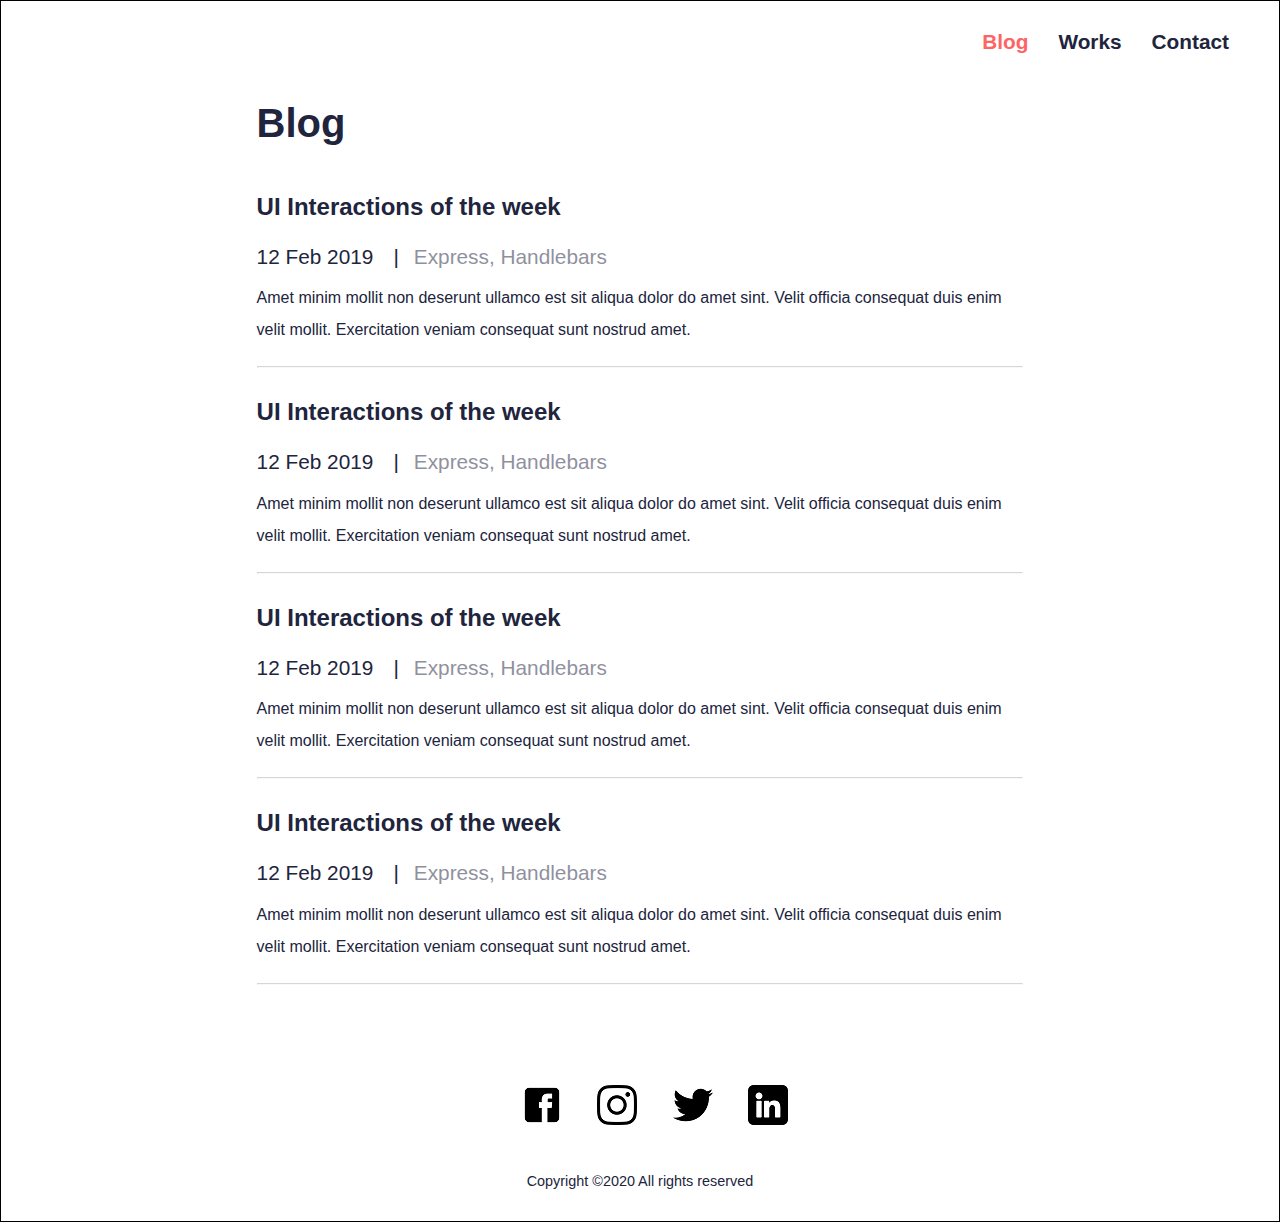
<file: Blog.html>
<!DOCTYPE html>
<html>
<head>
	<meta charset="utf-8">
	<title>Blog--John</title>
	<link rel="stylesheet" type="text/css" href="style/style.css">
	<link rel="stylesheet" type="text/css" href="style/Blog.css">
</head>
<body>
	<header>
		<nav>
			<a href="Blog.html" class="lien-blog">Blog</a>
			<a href="Works.html">Works</a>
			<a href="Contact.html">Contact</a>
		</nav>
	</header>
	<main>
		<section class="Blog">
			<h1>Blog</h1>
			<div>
				<h2>UI Interactions of the week</h2>
				<p><span>12 Feb 2019</span><span class="bar">|</span><span class="Express">Express, Handlebars</span></p>
				<p>Amet minim mollit non deserunt ullamco est sit aliqua dolor do amet sint. Velit officia 
				   consequat duis enim velit mollit. Exercitation veniam consequat sunt nostrud amet.
				</p><hr>
			</div>
			<div>
				<h2>UI Interactions of the week</h2>
				<p><span>12 Feb 2019</span><span class="bar">|</span><span class="Express">Express, Handlebars</span></p>
				<p>Amet minim mollit non deserunt ullamco est sit aliqua dolor do amet sint. Velit officia 
				   consequat duis enim velit mollit. Exercitation veniam consequat sunt nostrud amet.
				</p><hr>
			</div>
			<div>
				<h2>UI Interactions of the week</h2>
				<p><span>12 Feb 2019</span><span class="bar">|</span><span class="Express">Express, Handlebars</span></p>
				<p>Amet minim mollit non deserunt ullamco est sit aliqua dolor do amet sint. Velit officia 
				   consequat duis enim velit mollit. Exercitation veniam consequat sunt nostrud amet.
				</p><hr>
			</div>
			<div>
				<h2>UI Interactions of the week</h2>
				<p><span>12 Feb 2019</span><span class="bar">|</span><span class="Express">Express, Handlebars</span></p>
				<p>Amet minim mollit non deserunt ullamco est sit aliqua dolor do amet sint. Velit officia 
				   consequat duis enim velit mollit. Exercitation veniam consequat sunt nostrud amet.
				</p><hr>
			</div>
		</section>
	</main>
	<footer>
			<p>Copyright ©2020 All rights reserved</p>
		<div>
			<a href="https://facebook.com/" target="_blank">
				<img src="image/facebook.png" alt="compte facebook">
			</a>
			<a href="https://instagram.com/" target="_blank">
				<img src="image/instagram.png" alt="compte instagram">
			</a>
			<a href="https://twitter.com/" target="_blank">
				<img src="image/twitter.png" alt="compte twitter">
			</a>
			<a href="https://linkedin.com/" target="_blank">
				<img src="image/linkedin.png" alt="compte linkedin">
			</a>
		</div>
	</footer>
</body>
</html>
</file>
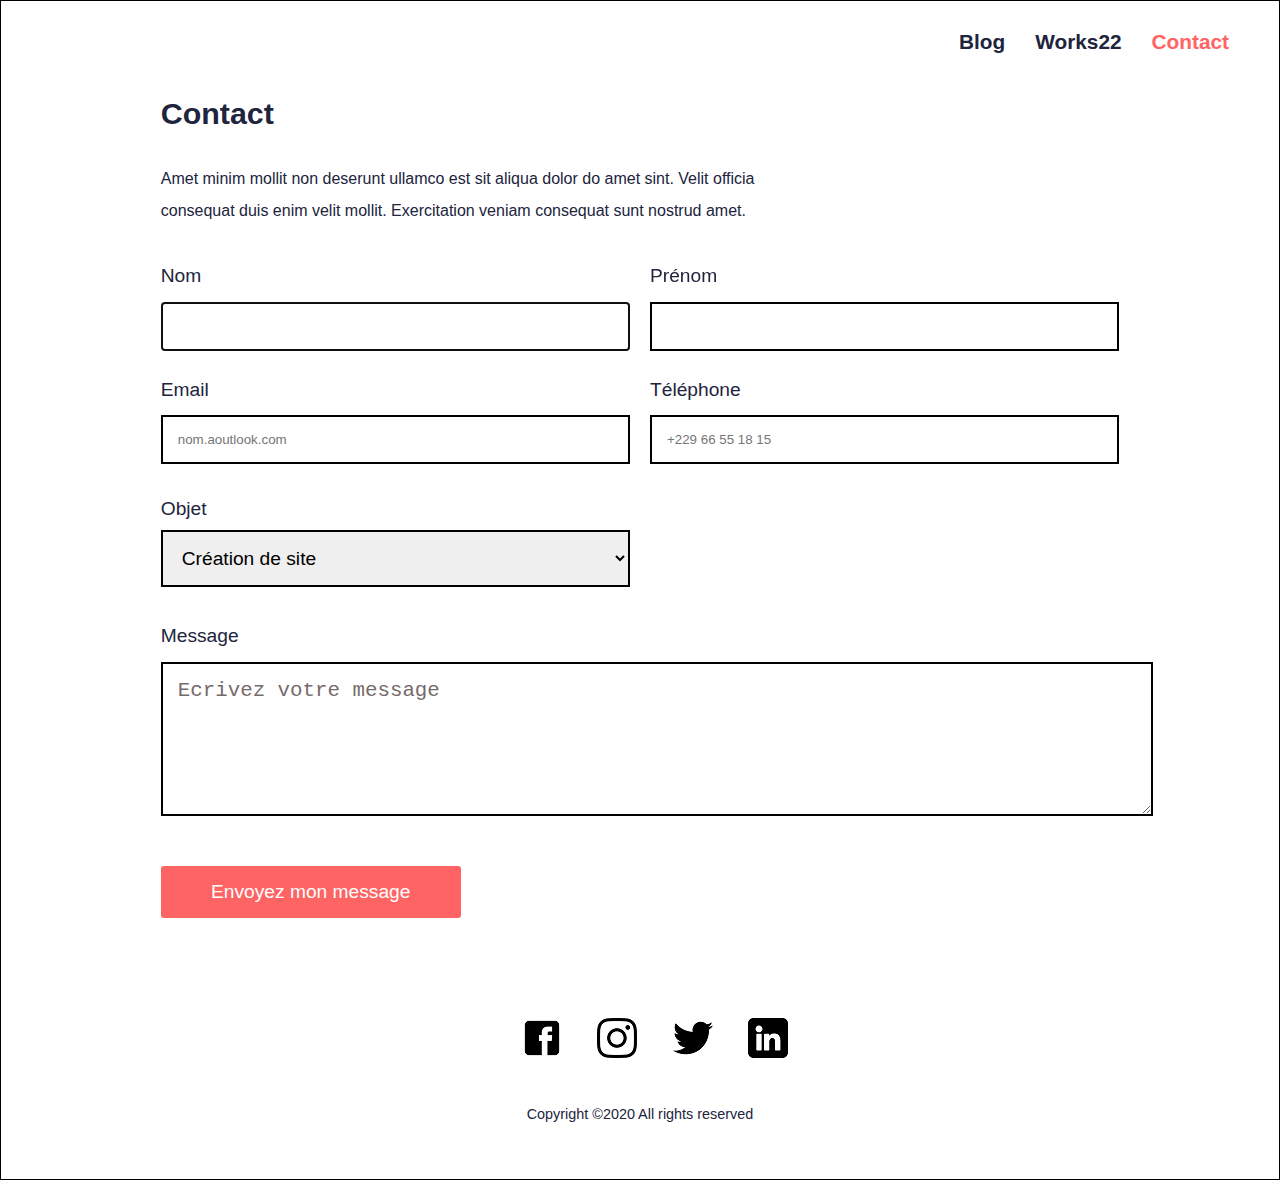
<file: Contact.html>
<!DOCTYPE html>
<html>
<head>
	<meta charset="utf-8">
	<title>Contact--John</title>
	<link rel="stylesheet" type="text/css" href="style/style.css">
	<link rel="stylesheet" type="text/css" href="style/Contact.css">
</head>
<body>
	<header>
		<nav>
			<a href="Blog.html">Blog</a>
			<a href="Works.html">Works22</a>
			<a href="Contact.html" class="lien-Contact">Contact</a>
		</nav>
	</header>
	<main>
		<section>
			<h1>Contact</h1>
			<p>Amet minim mollit non deserunt ullamco est sit aliqua dolor do amet sint. Velit officia<br> 
			   consequat duis enim velit mollit. Exercitation veniam consequat sunt nostrud amet.
			</p>
			<form method="get" action="#">
				<div class="form-row">

					<div class="form-column">
						<label for="nom">Nom</label>
						<input type="text" name="nom" id="nom" required autofocus>
					</div>

					<div class="form-column">
						<label for="prenom">Prénom</label>
						<input type="text" name="prenom" id="prenom" required>
					</div>
				</div>

				<div class="form-row">

					<div class="form-column">
						<label for="email">Email</label>
						<input type="email" name="email" id="email" required placeholder="nom.aoutlook.com">
					</div>

					<div class="form-column">
						<label for="telephone">Téléphone</label>
						<input type="tel" name="telephone" id="telephone" required placeholder="+229 66 55 18 15">
					</div>
				</div>

				<div class="Sujet">
					<caption for= Sujet><span>Objet<span></span></caption><br>
					<select name="Sujet" id="Sujet">
						<option value="Création de site">Création de site</option>
						<option value="Création d'applis">Création d'applis</option>
						<option value="Dévéloppement d'IA">Dévéloppement d'IA</option>
						<option value="Audit">Audit</option>
					</select>
				</div>

				<label for="Message">Message</label>
				<textarea name="Message" id="name">Ecrivez votre message</textarea>

				<input type="submit" value="Envoyez mon message" class="cta">
			</form>
		</section>
	</main>
	<footer>
			<p>Copyright ©2020 All rights reserved</p>
		<div>
			<a href="https://facebook.com/" target="_blank">
				<img src="image/facebook.png" alt="compte facebook">
			</a>
			<a href="https://instagram.com/" target="_blank">
				<img src="image/instagram.png" alt="compte instagram">
			</a>
			<a href="https://twitter.com/" target="_blank">
				<img src="image/twitter.png" alt="compte twitter">
			</a>
			<a href="https://linkedin.com/" target="_blank">
				<img src="image/linkedin.png" alt="compte linkedin">
			</a>
		</div>
	</footer>
</body>
</html>
</file>
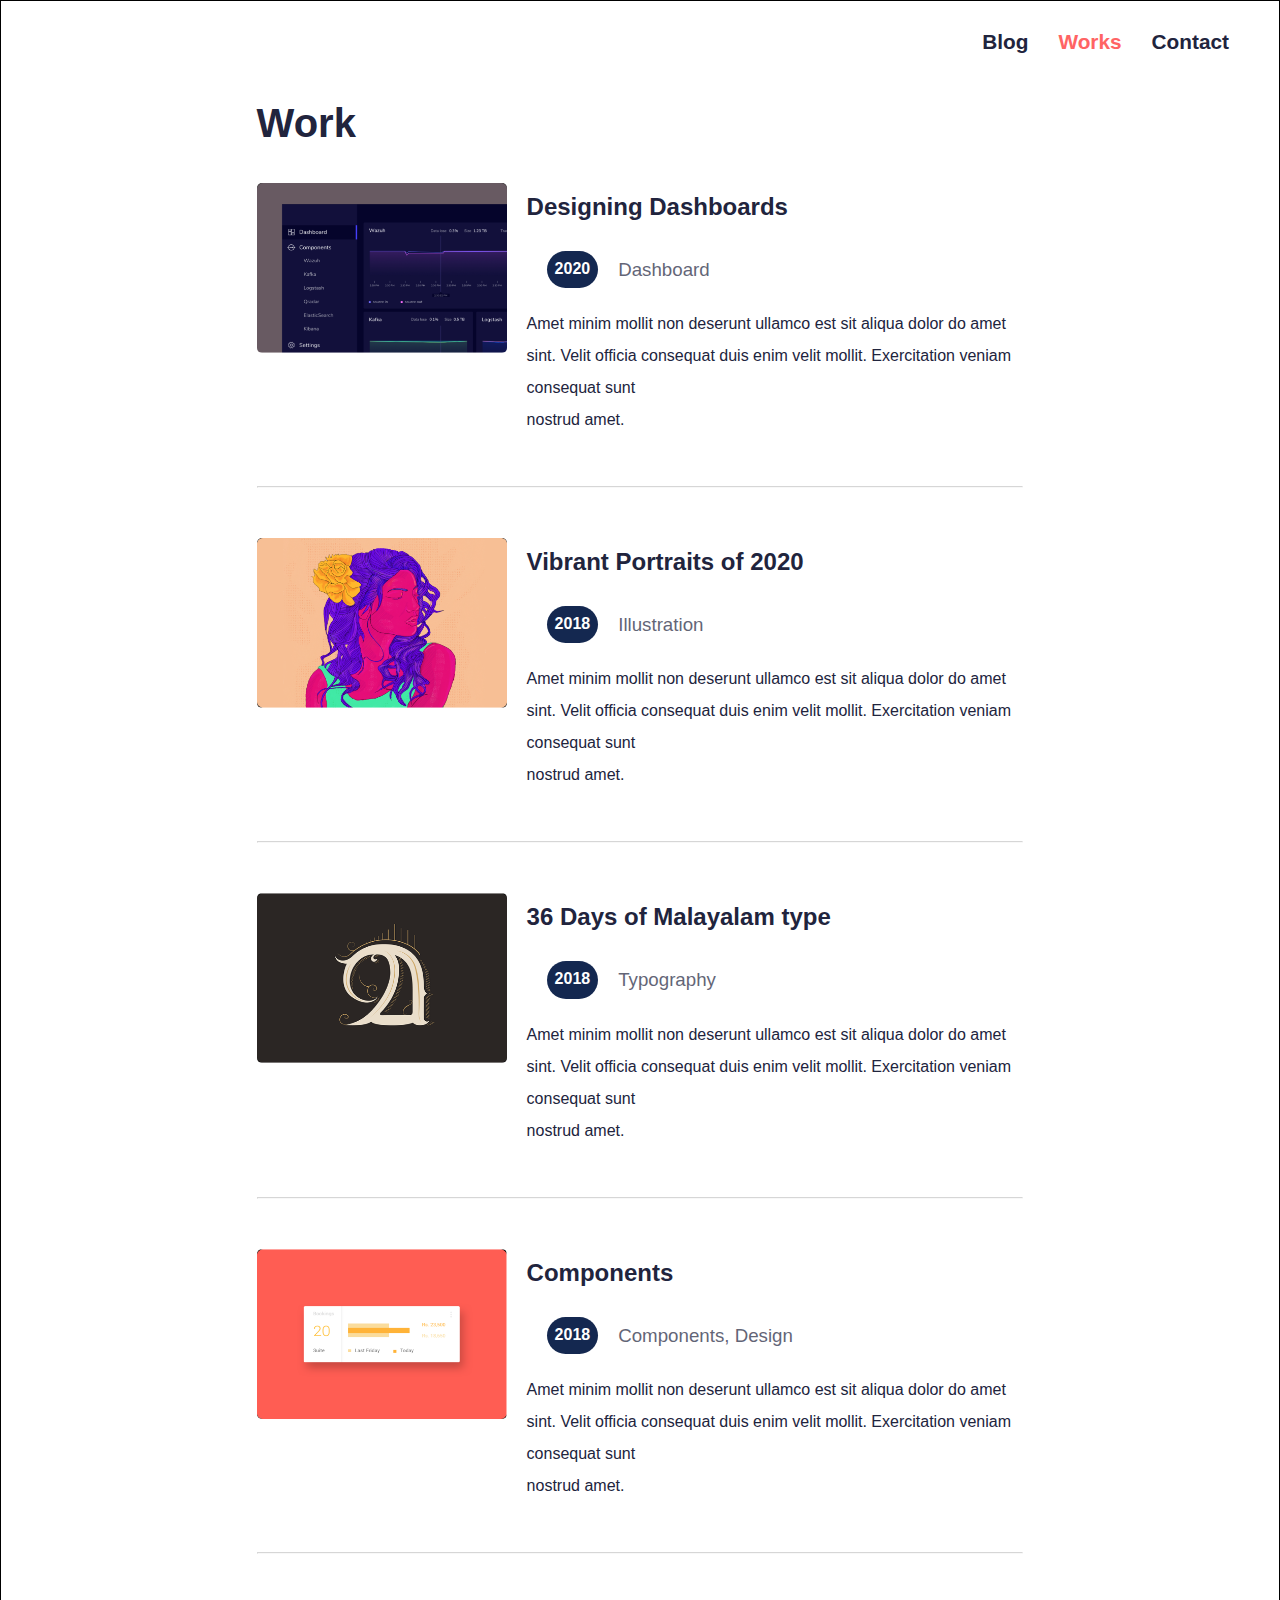
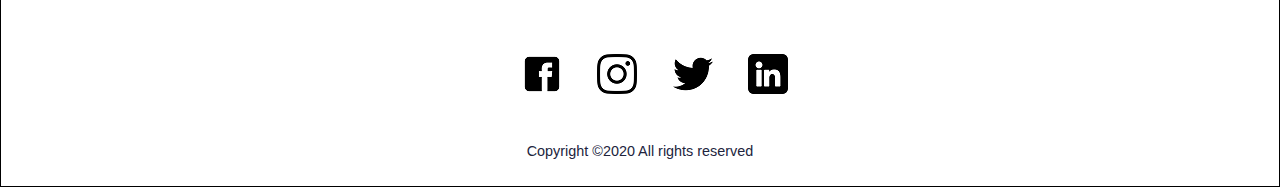
<file: Works.html>
<!DOCTYPE html>
<html>
<head>
	<meta charset="utf-8">
	<title>Works--John</title>
	<link rel="stylesheet" type="text/css" href="style/style.css">
	<link rel="stylesheet" type="text/css" href="style/Works.css">
</head>
<body>
	<header>
		<nav>
			<a href="Blog.html">Blog</a>
			<a href="Works.html" class="lien-Works">Works</a>
			<a href="Contact.html">Contact</a>
		</nav>
	</header>
	<main>
		<section>
			<h1>Work</h1>
			<div class="work-description">
				<a href="Works2.html" class="lien-image-work">
					<img src="image/work1.png" alt="première tâche">
				</a>
				<div class="description">
					<h2><a href="Works2.html">Designing Dashboards</a></h2>
					<div class="annee">
						<p>2020</p> 
						<h3>Dashboard</h3>
					</div>
					<p>
						Amet minim mollit non deserunt ullamco est sit aliqua dolor do amet sint. Velit 
						officia consequat duis enim velit mollit. Exercitation veniam consequat sunt<br> 
						nostrud amet.
					</p>
				</div>
			</div><hr>

			<div class="work-description">
				<a href="Works2.html" class="lien-image-work">
					<img src="image/work2.png" alt="deuxième tâche">
				</a>
				<div class="description">
					<h2><a href="Works2.html">Vibrant Portraits of 2020</a></h2>
					<div class="annee">
						<p>2018</p> 
						<h3>Illustration</h3>
					</div>
					<p>
						Amet minim mollit non deserunt ullamco est sit aliqua dolor do amet sint. Velit 
						officia consequat duis enim velit mollit. Exercitation veniam consequat sunt<br>
						nostrud amet.
					</p>
				</div>
			</div><hr>

			<div class="work-description">
				<a href="Works2.html" class="lien-image-work">
					<img src="image/work3.png" alt="troisième tâche">
				</a>
				<div class="description">
					<h2><a href="Works2.html">36 Days of Malayalam type</a></h2>
					<div class="annee">
						<p>2018</p> 
						<h3>Typography</h3>
					</div>
					<p>
						Amet minim mollit non deserunt ullamco est sit aliqua dolor do amet sint. Velit 
						officia consequat duis enim velit mollit. Exercitation veniam consequat sunt<br> 
						nostrud amet.
					</p>
				</div>
			</div><hr>

			<div class="work-description">
				<a href="Works2.html" class="lien-image-work">
					<img src="image/work4.png" alt="quatrième tâche">
				</a>
				<div class="description">
					<h2><a href="Works2.html">Components</a></h2>
					<div class="annee">
						<p>2018</p> 
						<h3>Components, Design</h3>
					</div>
					<p>
						Amet minim mollit non deserunt ullamco est sit aliqua dolor do amet sint. Velit 
						officia consequat duis enim velit mollit. Exercitation veniam consequat sunt<br> 
						nostrud amet.
					</p>
				</div>
			</div><hr>
		</section>
	</main>
	<footer>
		<p>Copyright ©2020 All rights reserved</p>
		<div>
			<a href="https://facebook.com/" target="_blank">
				<img src="image/facebook.png" alt="compte facebook">
			</a>
			<a href="https://instagram.com/" target="_blank">
				<img src="image/instagram.png" alt="compte instagram">
			</a>
			<a href="https://twitter.com/" target="_blank">
				<img src="image/twitter.png" alt="compte twitter">
			</a>
			<a href="https://linkedin.com/" target="_blank">
				<img src="image/linkedin.png" alt="compte linkedin">
			</a>
		</div>
	</footer>
</body>
</html>
</file>
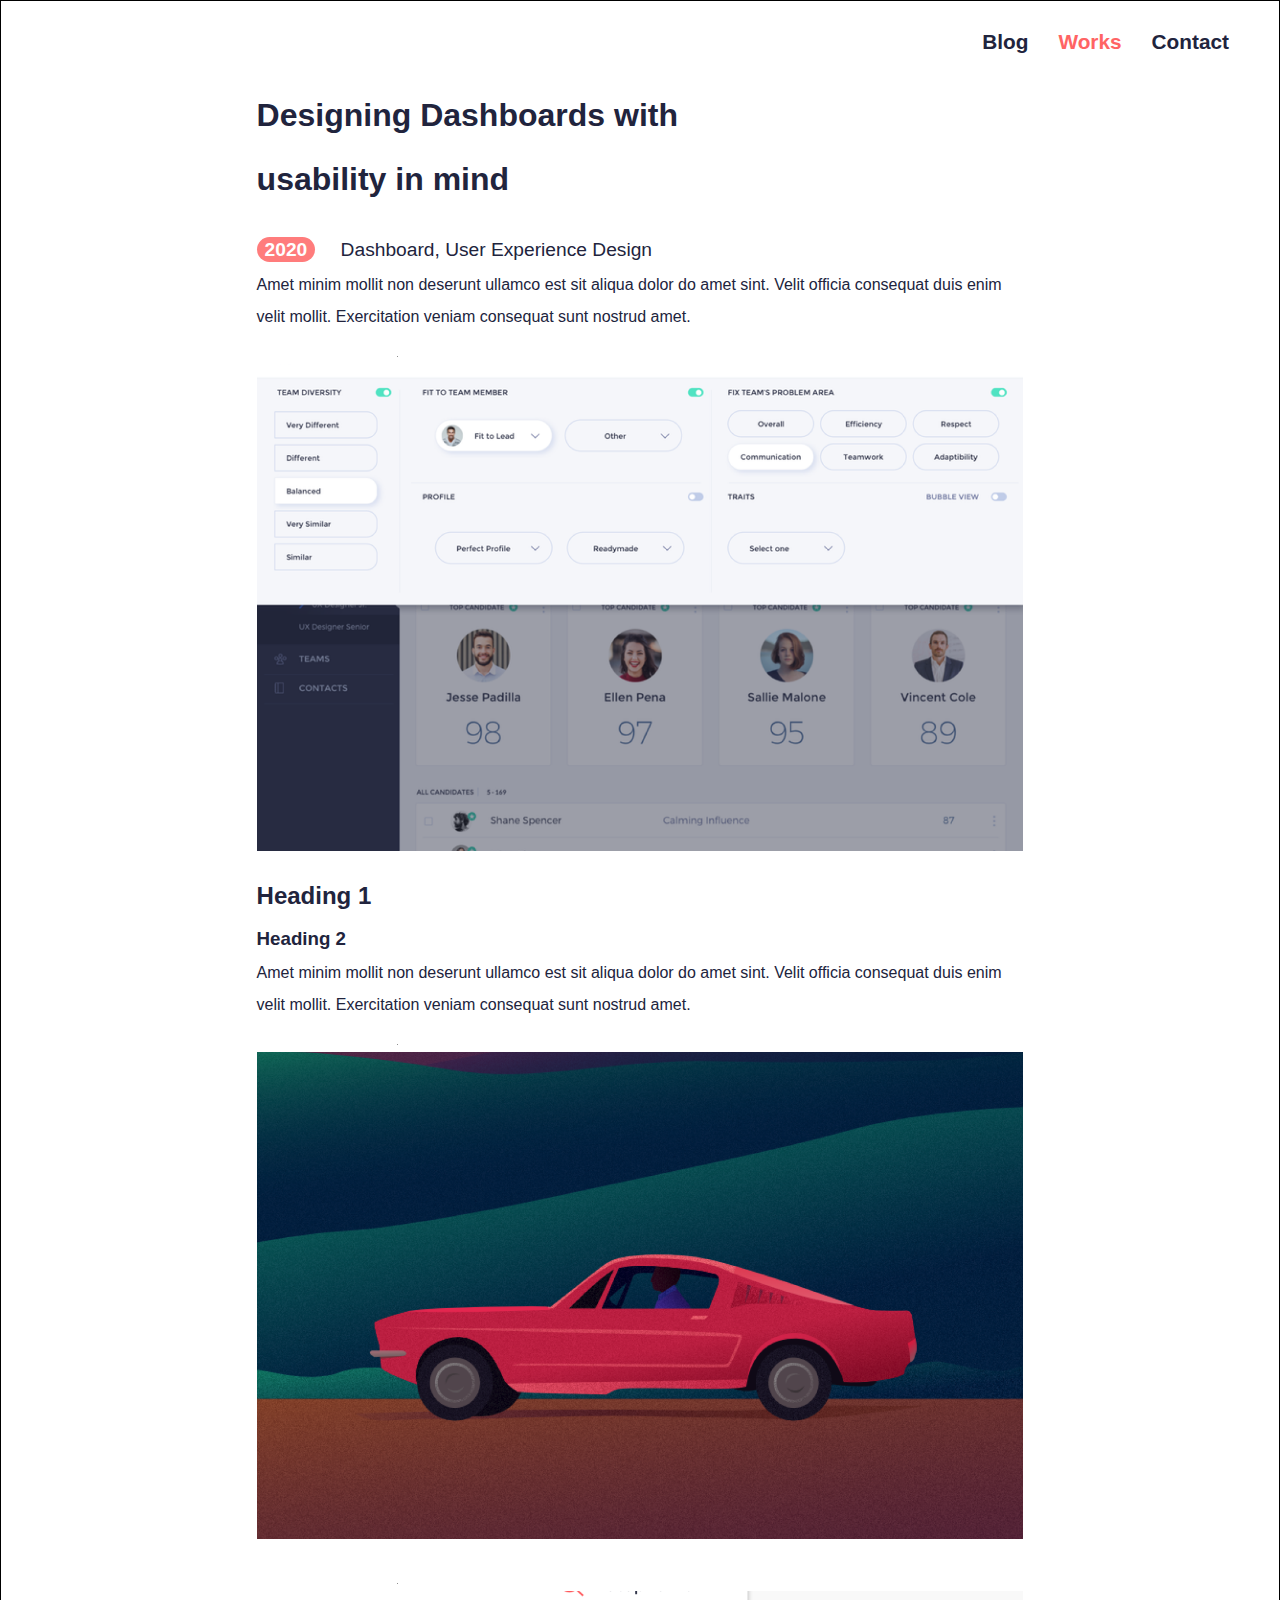
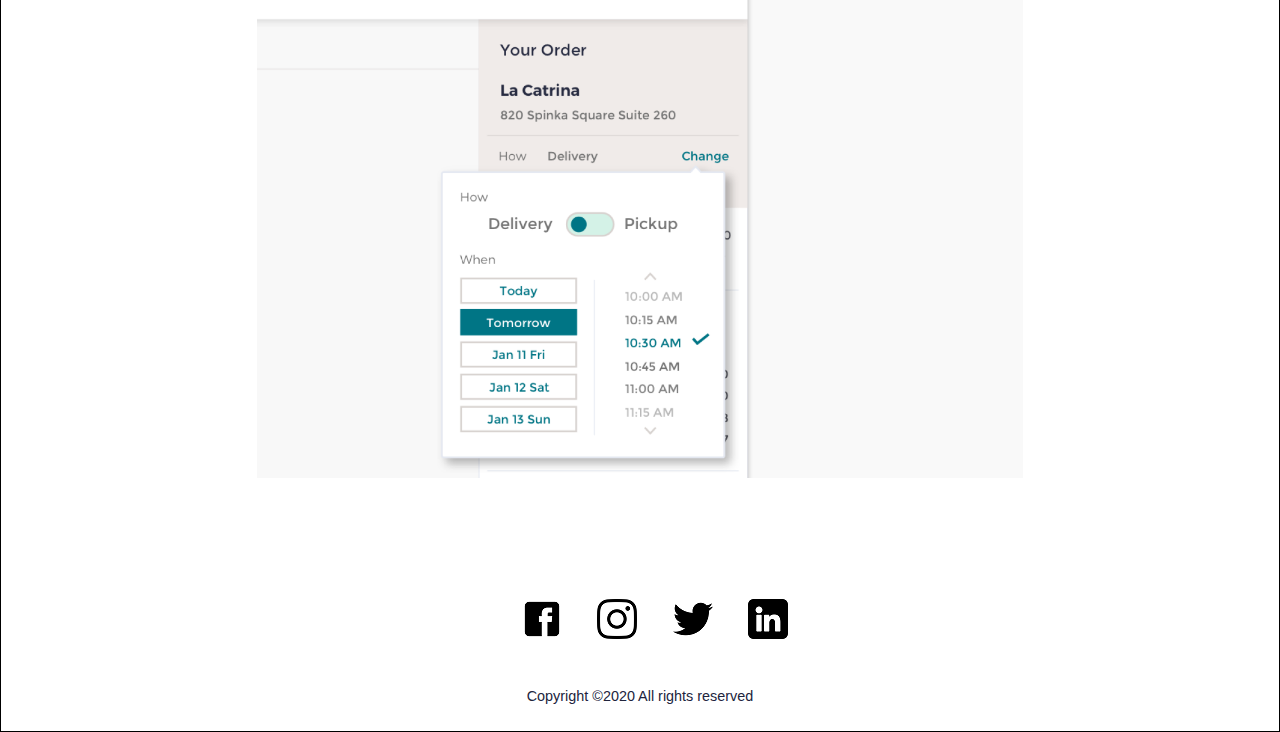
<file: Works2.html>
<!DOCTYPE html>
<html>
<head>
	<meta charset="utf-8">
	<title>Works2--John</title>
	<link rel="stylesheet" type="text/css" href="style/style.css">
	<link rel="stylesheet" type="text/css" href="style/Works2.css">
</head>
<body>
	<header>
		<nav>
			<a href="Blog.html">Blog</a>
			<a href="Works.html" class="lien-Works2">Works</a>
			<a href="Contact.html">Contact</a>
		</nav>
	</header>
	<main>
		<section>
			<h1>Designing Dashboards with<br>
				usability in mind</h1>
			<p class="premier-paragraphe"><span class="annee-tache">2020</span> Dashboard, User Experience Design</p>
			<p>
				Amet minim mollit non deserunt ullamco est sit aliqua dolor do amet sint. Velit officia 
				consequat duis enim velit mollit. Exercitation veniam consequat sunt nostrud amet.
			</p>
			<img src="image/work_detail_1.png" alt="exemple de site" class="exemple">
		</section>
		<section>
			<h2>Heading 1</h2>
			<h3>Heading 2</h3>
			<p>
				Amet minim mollit non deserunt ullamco est sit aliqua dolor do amet sint. Velit officia 
				consequat duis enim velit mollit. Exercitation veniam consequat sunt nostrud amet.
			</p>
			<img src="image/work_detail_2.png" alt="exemple de site" class="exemple">
		</section>
		<section>
			<img src="image/work_detail_3.png" alt="exemple de site" class="exemple">
		</section>
	</main>
	<footer>
		<p>Copyright ©2020 All rights reserved</p>
		<div>
			<a href="https://facebook.com/" target="_blank">
				<img src="image/facebook.png" alt="compte facebook">
			</a>
			<a href="https://instagram.com/" target="_blank">
				<img src="image/instagram.png" alt="compte instagram">
			</a>
			<a href="https://twitter.com/" target="_blank">
				<img src="image/twitter.png" alt="compte twitter">
			</a>
			<a href="https://linkedin.com/" target="_blank">
				<img src="image/linkedin.png" alt="compte linkedin">
			</a>
		</div>
	</footer>
</body>
</html>
</file>
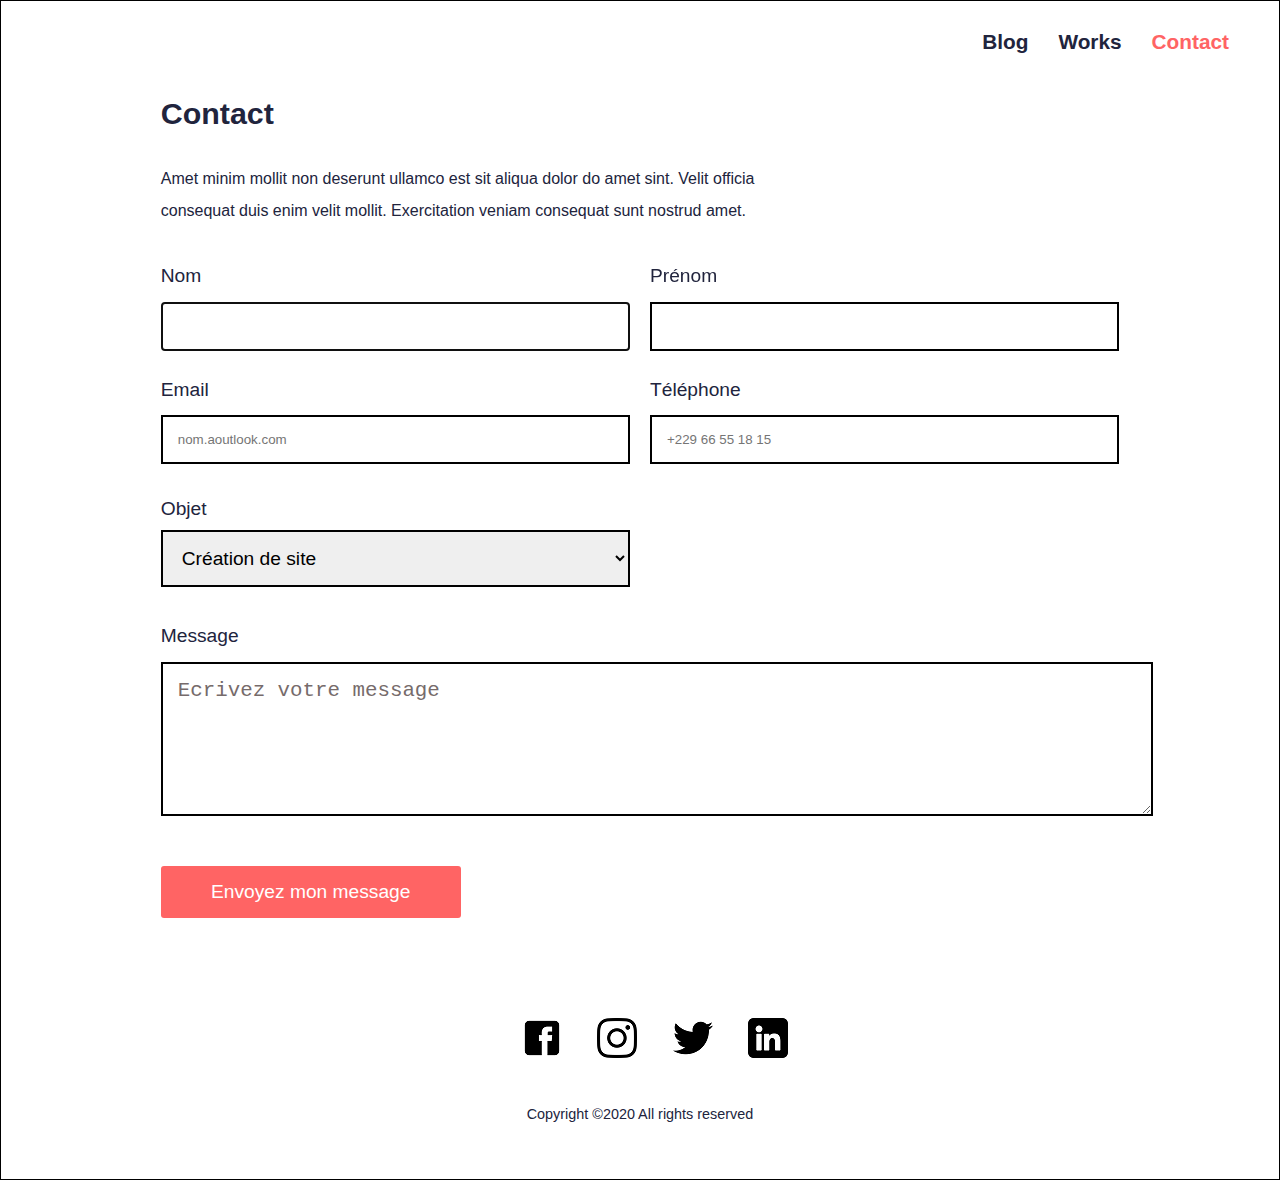
<file: exercice/Contact.html>
<!DOCTYPE html>
<html>
<head>
	<meta charset="utf-8">
	<title>Contact--John</title>
	<link rel="stylesheet" type="text/css" href="style/style.css">
	<link rel="stylesheet" type="text/css" href="style/Contact.css">
</head>
<body>
	<header>
		<nav>
			<a href="Blog.html">Blog</a>
			<a href="Works.html">Works</a>
			<a href="Contact.html" class="lien-Contact">Contact</a>
		</nav>
	</header>
	<main>
		<section>
			<h1>Contact</h1>
			<p>Amet minim mollit non deserunt ullamco est sit aliqua dolor do amet sint. Velit officia<br> 
			   consequat duis enim velit mollit. Exercitation veniam consequat sunt nostrud amet.
			</p>
			<form method="get" action="#">
				<div class="form-row">

					<div class="form-column">
						<label for="nom">Nom</label>
						<input type="text" name="nom" id="nom" required autofocus>
					</div>

					<div class="form-column">
						<label for="prenom">Prénom</label>
						<input type="text" name="prenom" id="prenom" required>
					</div>
				</div>

				<div class="form-row">

					<div class="form-column">
						<label for="email">Email</label>
						<input type="email" name="email" id="email" required placeholder="nom.aoutlook.com">
					</div>

					<div class="form-column">
						<label for="telephone">Téléphone</label>
						<input type="tel" name="telephone" id="telephone" required placeholder="+229 66 55 18 15">
					</div>
				</div>

				<div class="Sujet">
					<caption for= Sujet><span>Objet<span></span></caption><br>
					<select name="Sujet" id="Sujet">
						<option value="Création de site">Création de site</option>
						<option value="Création d'applis">Création d'applis</option>
						<option value="Dévéloppement d'IA">Dévéloppement d'IA</option>
						<option value="Audit">Audit</option>
					</select>
				</div>

				<label for="Message">Message</label>
				<textarea name="Message" id="name">Ecrivez votre message</textarea>

				<input type="submit" value="Envoyez mon message" class="cta">
			</form>
		</section>
	</main>
	<footer>
			<p>Copyright ©2020 All rights reserved</p>
		<div>
			<a href="https://facebook.com/" target="_blank">
				<img src="image/facebook.png" alt="compte facebook">
			</a>
			<a href="https://instagram.com/" target="_blank">
				<img src="image/instagram.png" alt="compte instagram">
			</a>
			<a href="https://twitter.com/" target="_blank">
				<img src="image/twitter.png" alt="compte twitter">
			</a>
			<a href="https://linkedin.com/" target="_blank">
				<img src="image/linkedin.png" alt="compte linkedin">
			</a>
		</div>
	</footer>
</body>
</html>
</file>
<file: style/style.css>
* {
	margin: 0px;
}

body {
	font-family: sans-serif;
	font-size: 1em;
	color: rgb(33, 36, 61);
	border: 1px solid black;
	line-height: 2;
}

h1 {
	font-size: 2.5em;
	margin-bottom: 20px;
}

a {
	text-decoration: none;
	font-weight: bold;
	font-size: 1.3em;
	margin-left: 30px;
	color: rgb(33, 36, 61);
}

header,
footer {
	padding: 20px 50px;
}

nav {
	display: flex;
	flex-direction: row;
	justify-content: flex-end;
	align-items: center;
}

footer {
	display: flex;
	flex-direction: column-reverse;
	justify-content: center;
	align-items: center;
	font-size: 0.9em;
	margin-top: 80px;
}

section {
	width: 75%;
	margin: 0px auto;
}

footer div {
	margin-bottom: 30px;
}

nav a:hover {
	color : rgb(255, 100, 100);
}

footer a:hover {
	opacity: 0.7;
}

.work-description {
	display: flex;
	flex-direction: row;
	align-items: flex-start;
	margin-top: 20px;
	margin-bottom: 15px;
}

.work-description img {
	width: 250px;
	height: 170px;
	border: 1px solid black;
	border-radius: 5px;
	margin-right: 20px;
	border: none;
	transition: all 1s ease-out;
}

.work-description img:hover {
	width: 300px;
	height: 200px;
	box-shadow: -5px 6px 3px rgb(0, 0, 0, 0.7);
}

.lien-image-work {
	display: inline-block;
	margin-left: 0px;
}

.annee {
	display: flex;
	flex-direction: row;
	padding: 20px;
}

.annee p {
	margin-right: 20px;
	font-weight: bold;
	background-color: rgb(20, 40, 80);
	border-radius: 20px;
	padding: 2px 8px;
	font-size:1em;
	color:white;
}

.annee h3 {
	opacity: 0.7;
	font-weight: normal;
}

.description p {
	font-size: 1em;
}

hr {
	opacity: 0.4;
}

.cta {
	display: inline-block;
	margin-left: 0px;
	border-radius: 3px;
	color: white;
	background-color: rgb(255, 100, 100);
	padding: 15px 28px;
	font-size: 1.2em;
	transition: all 1s ease-out;
} 

.cta:hover {
	box-shadow: 5px 5px 4px rgb(0, 0, 0, 0.7);
}

@media screen and (max-width: 996px) {

	body {
		font-size: 0.8em;
		line-height: 1.5;
	}

	h1 {
		font-size: 1.8em;
		margin-bottom: 10px;
	}

	.work-description {
		flex-direction: column;
	}

	.cta {
		font-size: 1em;
	}
}
</file>
<file: style/Blog.css>
.lien-blog {
	color: rgb(255, 100, 100);
}

.Blog {
	width: 60%;
}

h1 {

}

h2, p {
	margin-bottom: 5px;
}

span {
	font-size: 1.3em;
}

.Express {
	opacity: 0.5;
}

.bar {
	padding-left: 20px;
	padding-right: 15px;
}

hr, h2 {
	margin-top: 20px;
}
</file>
<file: style/Contact.css>
.lien-Contact {
	color: rgb(255, 100, 100);
}

h1 {
	font-size: 1.9em;
}

p {
	margin-bottom: 30px;
}

form {
	display: flex;
	flex-direction: column;
	margin:auto;
}

.form-row {
	display: flex;
	flex-direction: row;
	margin-bottom: 20px;
	gap:20px;
}

.form-column {
	flex: 1;
	display: flex;
	flex-direction: column;
}

input, textarea, select{
	padding: 15px;
	border : 2px solid black;
}

label, span {

	font-size: 1.2em;
	margin-bottom: 6px;
}
textarea {
	width: 100%;
	height: 120px;
	font-size: 1.6em;
	color: rgb(118, 107, 107);
	font-weight: normal;
	margin-top: 0px;
}

input[type="submit"] {
	border:none;
	margin-top: 50px;
	width: 300px;
}

.aide {
	font-size: 1.2em;
	opacity: 0.6;
}

select {
	width: 49%;
	margin-bottom: 30px;
	font-size: 1em;
}

@media screen and (max-width: 996px) {
	.form-row {
		flex-direction: column;
	}
}
</file>
<file: style/Works.css>
section {
	width: 60%;
}

hr {
	margin-top: 50px;
	margin-bottom: 50px;
}

.lien-Works {
	color : rgb(255, 100, 100);
}

.description a {
	margin-left: 0px;
	font-size: 1em;
	transition: all 1s ease-out;
}

.description a:hover {
	font-size: 1.2em;
}
</file>
<file: style/Works2.css>
section {
	width: 60%;
}

.lien-Works2 {
	color: rgb(255, 100, 100);
}

h1 {
	font-size: 2em;
}


span {
	margin-right: 20px;
	font-weight: bold;
	background-color: rgb(255, 124, 124);
	border-radius: 20px;
	padding: 2px 8px;
	font-size:1em;
	color:white;
}

.premier-paragraphe {
	font-size: 1.2em;
}

.exemple {
	width: 100%;
	height: auto;
	margin-bottom: 10px;
}

@media screen and (max-width: 996px) {

	h1 {
		font-size: 1.8em;
		margin-bottom: 30px;
	}

}
</file>
<file: exercice/style/style.css>
* {
	margin: 0px;
}

body {
	font-family: sans-serif;
	font-size: 1em;
	color: rgb(33, 36, 61);
	border: 1px solid black;
	line-height: 2;
}

h1 {
	font-size: 2.5em;
	margin-bottom: 20px;
}

a {
	text-decoration: none;
	font-weight: bold;
	font-size: 1.3em;
	margin-left: 30px;
	color: rgb(33, 36, 61);
}

header,
footer {
	padding: 20px 50px;
}

nav {
	display: flex;
	flex-direction: row;
	justify-content: flex-end;
	align-items: center;
}

footer {
	display: flex;
	flex-direction: column-reverse;
	justify-content: center;
	align-items: center;
	font-size: 0.9em;
	margin-top: 80px;
}

section {
	width: 75%;
	margin: 0px auto;
}

footer div {
	margin-bottom: 30px;
}

nav a:hover {
	color : rgb(255, 100, 100);
}

footer a:hover {
	opacity: 0.7;
}

.work-description {
	display: flex;
	flex-direction: row;
	align-items: flex-start;
	margin-top: 20px;
	margin-bottom: 15px;
}

.work-description img {
	width: 250px;
	height: 170px;
	border: 1px solid black;
	border-radius: 5px;
	margin-right: 20px;
	border: none;
	transition: all 1s ease-out;
}

.work-description img:hover {
	width: 300px;
	height: 200px;
	box-shadow: -5px 6px 3px rgb(0, 0, 0, 0.7);
}

.lien-image-work {
	display: inline-block;
	margin-left: 0px;
}

.annee {
	display: flex;
	flex-direction: row;
	padding: 20px;
}

.annee p {
	margin-right: 20px;
	font-weight: bold;
	background-color: rgb(20, 40, 80);
	border-radius: 20px;
	padding: 2px 8px;
	font-size:1em;
	color:white;
}

.annee h3 {
	opacity: 0.7;
	font-weight: normal;
}

.description p {
	font-size: 1em;
}

hr {
	opacity: 0.4;
}

.cta {
	display: inline-block;
	margin-left: 0px;
	border-radius: 3px;
	color: white;
	background-color: rgb(255, 100, 100);
	padding: 15px 28px;
	font-size: 1.2em;
	transition: all 1s ease-out;
} 

.cta:hover {
	box-shadow: 5px 5px 4px rgb(0, 0, 0, 0.7);
}

@media screen and (max-width: 996px) {

	body {
		font-size: 0.8em;
		line-height: 1.5;
	}

	h1 {
		font-size: 1.8em;
		margin-bottom: 10px;
	}

	.work-description {
		flex-direction: column;
	}

	.cta {
		font-size: 1em;
	}
}
</file>
<file: exercice/style/Contact.css>
.lien-Contact {
	color: rgb(255, 100, 100);
}

h1 {
	font-size: 1.9em;
}

p {
	margin-bottom: 30px;
}

form {
	display: flex;
	flex-direction: column;
	margin:auto;
}

.form-row {
	display: flex;
	flex-direction: row;
	margin-bottom: 20px;
	gap:20px;
}

.form-column {
	flex: 1;
	display: flex;
	flex-direction: column;
}

input, textarea, select{
	padding: 15px;
	border : 2px solid black;
}

label, span {

	font-size: 1.2em;
	margin-bottom: 6px;
}
textarea {
	width: 100%;
	height: 120px;
	font-size: 1.6em;
	color: rgb(118, 107, 107);
	font-weight: normal;
	margin-top: 0px;
}

input[type="submit"] {
	border:none;
	margin-top: 50px;
	width: 300px;
}

.aide {
	font-size: 1.2em;
	opacity: 0.6;
}

select {
	width: 49%;
	margin-bottom: 30px;
	font-size: 1em;
}

@media screen and (max-width: 996px) {
	.form-row {
		flex-direction: column;
	}
}
</file>
